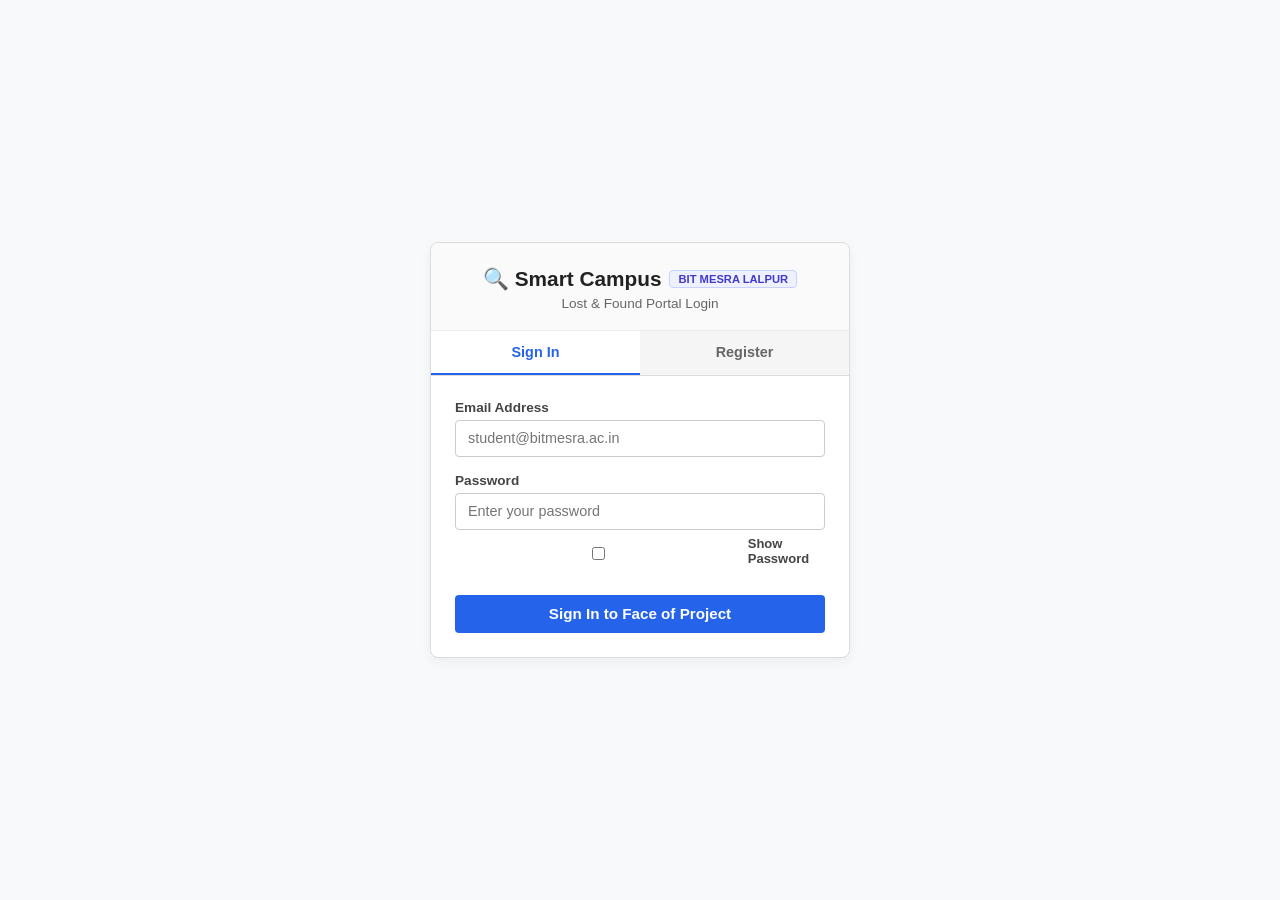
<file: front/Front_lost_and_found/index.html>
<!DOCTYPE html>
<!-- Tells the browser this is an HTML5 document -->
<html lang="en">
<head>
  <meta charset="UTF-8">
  <meta name="viewport" content="width=device-width, initial-scale=1.0">
  <title>Smart Campus Lost &amp; Found Portal - Face of Project</title>

  <!-- External Stylesheet (style.css in the same folder) -->
  <link rel="stylesheet" href="style.css">
  <script>
  // if usser is not logged in (not having a token ) send user directly to login.html
  const token = sessionStorage.getItem('campus_token') || localStorage.getItem('token');
  if (!token) {
    window.location.href = 'login.html';
  }
</script>
</head>

<body>

  <!-- =========================================================================
       1. HEADER & NAVIGATION BAR
       ========================================================================= -->
  <header>
    <div class="container nav">
      <div class="logo">
        🔍 Smart Campus <span class="badge-campus">BIT MESRA LALPUR</span>
      </div>
     <div class="nav-actions" style="display: flex; align-items: center; gap: 0.6rem;">
        <!-- Dynamic User Area -->
        <div id="nav-user-area"></div>
        <button class="btn btn-outline" onclick="openMyClaimsModal()">📋 My Claims</button>
        <button class="btn btn-success" onclick="openModal('report-modal')">➕ Report Item</button>
      </div>
    </div>
  </header>

  <!-- =========================================================================
       2. HERO SECTION
       ========================================================================= -->
  <div class="container hero">
    <h1> Smart Campus Lost &amp; Found Portal</h1>
    <p>Report lost belongings, search reported items, and reconnect items with their owners easily.</p>
  </div>
<!-- =========================================================================
       NOTICE BANNER SECTION
       ========================================================================= -->
  <div class="container" style="margin-bottom: 1.5rem;">
    <div style="background: #fffbeb; border: 1px solid #fde68a; border-left: 5px solid #d97706; padding: 1.2rem; border-radius: 8px; box-shadow: 0 1px 3px rgba(0,0,0,0.05);">
      <h3 style="color: #b45309; margin-bottom: 0.5rem; font-size: 1.1rem; display: flex; align-items: center; gap: 0.5rem;">
        ⚠️ Important Campus Notice &amp; Guidelines
      </h3>
      <ul style="margin: 0; padding-left: 1.2rem; color: #4b5563; font-size: 0.95rem; line-height: 1.6;">
        <li>Please note that tracking or recovering minor or general items (such as pens, rough notebooks, or ordinary keys) on campus is extremely difficult. Kindly take care of your belongings.</li>
        <li>Once your claim is approved, you must collect your item from the <strong>BIT Lalpur Office (Admin Desk)</strong> within <strong>24 hours</strong>.</li>
        <li>It is mandatory to bring and present your <strong>College ID Card</strong> or <strong>Course Registration Slip</strong> at the time of collection.</li>
        <li>For any support or queries, contact admin at: <strong><a href="mailto:adminbitmesralalpur@gmail.com" style="color: #2563eb; text-decoration: underline;">adminbitmesralalpur@gmail.com</a></strong></li>
      </ul>
    </div>
  </div>
  <!-- =========================================================================
       3. CONTROLS (SEARCH & HIERARCHICAL FILTERS)
       ========================================================================= -->
  <div class="container controls">

    <!-- Search Input -->
    <div class="search-row">
      <input type="text" id="search-input" placeholder="Search by item name, location, or description..." oninput="filterItems()">
    </div>

    <!-- MAIN FILTER: Lost Items vs Found Items (Top Level) -->
    <div class="filter-group">
      <span class="filter-label">Select Section:</span>
      <div class="filter-chips">
        <button type="button" class="chip active" id="chip-main-all" onclick="setMainFilter('all', this)">📋 All Items</button>
        <button type="button" class="chip" id="chip-main-lost" onclick="setMainFilter('Lost', this)">🔴 Lost Items</button>
        <button type="button" class="chip" id="chip-main-found" onclick="setMainFilter('Found', this)">🟢 Found Items</button>
      </div>
    </div>

    <!-- SUB-FILTER: Electronics and Other Items INSIDE Lost/Found -->
    <div class="sub-filter-row" id="sub-filter-container">
      <span class="sub-filter-label" id="sub-filter-label">Categories inside items:</span>
      <div class="filter-chips">
        <button type="button" class="chip chip-sub active" onclick="setCategoryFilter('all', this)">All Categories</button>
        <button type="button" class="chip chip-sub" onclick="setCategoryFilter('Electronics', this)">💻 Electronics</button>
        <button type="button" class="chip chip-sub" onclick="setCategoryFilter('Other Items', this)">📦 Other Items</button>
      </div>
    </div>

  </div>

  <!-- =========================================================================
       4. MAIN CONTENT CONTAINER
       Electronics and Other Items are displayed INSIDE Lost Items and Found Items
       ========================================================================= -->
  <div class="container" id="portal-content">
    <!-- Populated dynamically by script.js -->
  </div>

  <!-- =========================================================================
       5. REPORT MODAL (POPUP FORM)
       ========================================================================= -->
  <div id="report-modal" class="modal">
    <div class="modal-box">
      <button class="modal-close" onclick="closeModal('report-modal')">&times;</button>
      <h2 style="margin-bottom: 1rem;">Report Lost or Found Item</h2>

      <form id="report-form" onsubmit="handleReportSubmit(event)">

        <!-- Main Section: Lost or Found -->
        <div class="form-group">
          <label>Status Type</label>
          <select id="item-type" required>
            <option value="Lost">Lost Item</option>
            <option value="Found">Found Item</option>
          </select>
        </div>

        <!-- Category: Inside Lost or Found -->
        <div class="form-group">
          <label>Category (Inside Status)</label>
          <select id="item-category" required>
            <option value="Electronics">Electronics</option>
            <option value="Other Items">Other Items</option>
          </select>
        </div>

        <div class="form-group">
          <label>Item Name</label>
          <input type="text" id="item-name" placeholder="e.g. MacBook Air, Blue Leather Wallet, etc." required>
        </div>

        <div class="form-group">
          <label>Location (Campus Area)</label>
          <input type="text" id="item-location" placeholder="e.g. Central Library 1st Floor" required>
        </div>
        <div class="form-group">
         <label>Roll Number</label>
         <input type="text" id="item-roll" placeholder="e.g. BCA/xxxxx/xxx" required>
        </div> 

        <div class="form-group">
          <label>Date</label>
          <input type="date" id="item-date" required>
        </div>
       <div class="form-group">
       <label>Item Image (Mandatory for Found, Optional for Lost)</label>
       <input type="file" id="item-image">
       </div>

        <div class="form-group">
          <label>Contact Info</label>
          <input type="text" id="item-contact" placeholder="Enter Phone Number" required>
        </div>

        <div class="form-group">
          <label>Description</label>
          <textarea id="item-desc" rows="3" placeholder="Provide distinct features, color, brand..." required></textarea>
        </div>
        <div class="form-group">
        <label>Secret / Any Hidden Mark (Optional)</label>
        <input type="text" id="item-secret" placeholder="e.g., Scratch on back, specific wallpaper, etc. (Visible to Admin only)">
         <small style="color: #666; font-size: 0.8rem;">These details are used to verify the owner.</small>
       </div>

        <button type="submit" class="btn btn-success" style="width: 100%;">Submit Report</button>
      </form>
    </div>
  </div>

  <!-- =========================================================================
       6. CLAIM MODAL
       ========================================================================= -->
  <div id="claim-modal" class="modal">
    <div class="modal-box">
      <button class="modal-close" onclick="closeModal('claim-modal')">&times;</button>
      <h2 style="margin-bottom: 1rem;">Claim Belonging</h2>
      <p id="claim-title" style="color: #4444aa; font-weight: bold; margin-bottom: 1rem;"></p>

 <form onsubmit="handleClaimSubmit(event)">
        <div class="form-group">
          <label>Proof of Ownership / Details</label>
          <textarea id="claim-proof" rows="3" placeholder="Describe identifying marks or contents inside to verify ownership..." required></textarea>
        </div>

        <div class="form-group">
          <label>Roll Number</label>
          <input type="text" id="claim-roll" placeholder="e.g. BCA/40xxx/xx" required>
        </div>

        <div class="form-group">
          <label>Contact Number (Phone)</label>
          <input type="text" id="claim-contact" placeholder="e.g. 9xxxxxxxxx" required>
        </div>

        <div class="form-group">
          <label>Current Semester</label>
          <select id="claim-semester" required>
            <option value="">Select Semester</option>
            <option value="1st Semester">1st Semester</option>
            <option value="2nd Semester">2nd Semester</option>
            <option value="3rd Semester">3rd Semester</option>
            <option value="4th Semester">4th Semester</option>
            <option value="5th Semester">5th Semester</option>
            <option value="6th Semester">6th Semester</option>
          </select>
        </div>

        <div class="form-group">
          <label>Upload College ID Card or Registration Slip in PDF Format (Mandatory)</label>
          <input type="file" id="claim-image"  required>
         <!--- <small style="color: #666; font-size: 0.8rem;">for verification course registration or id card in pdf format is necessary </small> -->
        </div>
        <div class="form-group">
        <label>Secret Details / Password / Identifying Mark</label>
        <input type="text" id="claim-secret" placeholder="e.g., What is written inside or screen lock clue..." required>
        <small style="color: #666; font-size: 0.8rem;">It is important  to be filled so that it proves that this item belongs to you.</small>
        </div>

        <button type="submit" class="btn btn-success" style="width: 100%;">Submit Claim</button>
      </form>
    </div>
  </div>
  <!-- =========================================================================
       8. MY CLAIMS STATUS MODAL
       ========================================================================= -->
  <div id="my-claims-modal" class="modal">
    <div class="modal-box" style="max-width: 600px;">
      <button class="modal-close" onclick="closeModal('my-claims-modal')">&times;</button>
      <h2 style="margin-bottom: 1rem;">My Submitted Claims & Status</h2>
      <div id="my-claims-list" style="max-height: 400px; overflow-y: auto;">
        <p>Loading your claims...</p>
      </div>
    </div>
  </div>

  <!-- =========================================================================
       7. FOOTER
       ========================================================================= -->
  <footer>
    <div class="container">
      Smart Campus Lost &amp; Found Portal &bull; BIT Mesra Lalpur
    </div>
  </footer>

  <!-- External JavaScript Logic -->
  <script src="script.js"></script>
</body>
</html>
</file>
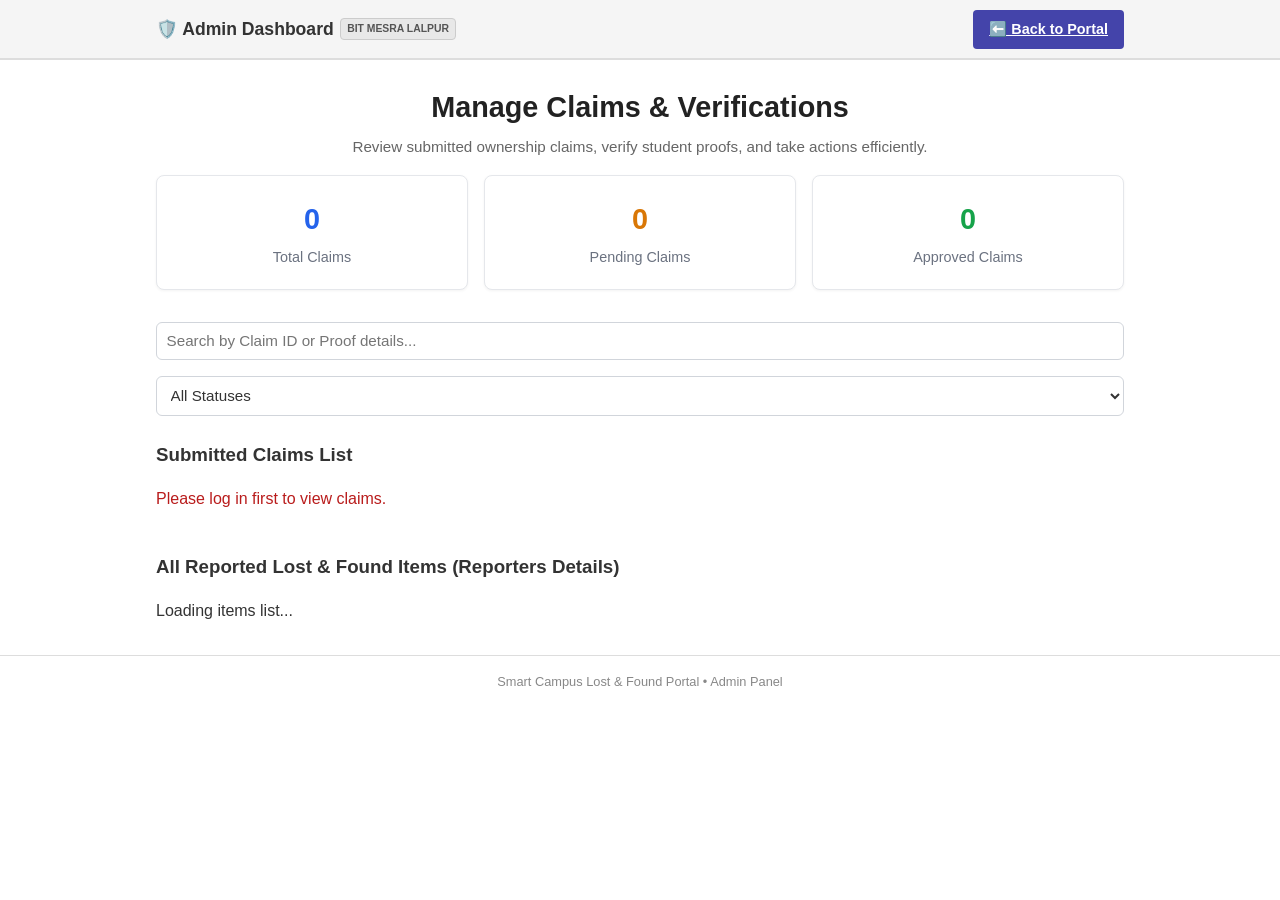
<file: front/Front_lost_and_found/admin.html>
<!DOCTYPE html>
<html lang="en">
<head>
  <meta charset="UTF-8">
  <meta name="viewport" content="width=device-width, initial-scale=1.0">
  <title>Admin Dashboard - Smart Campus Lost & Found</title>
  <link rel="stylesheet" href="style.css">
  <style>
    /* Dashboard Stats Card Styling */
    .stats-grid {
      display: grid;
      grid-template-columns: repeat(auto-fit, minmax(200px, 1fr));
      gap: 1rem;
      margin-bottom: 2rem;
    }
    .stat-card {
      background: #ffffff;
      padding: 1.2rem;
      border-radius: 8px;
      border: 1px solid #e5e7eb;
      box-shadow: 0 1px 3px rgba(0,0,0,0.05);
      text-align: center;
    }
    .stat-card h3 { font-size: 1.8rem; color: #2563eb; margin-bottom: 0.3rem; }
    .stat-card p { color: #6b7280; font-size: 0.9rem; font-weight: 500; }
    
    /* Search & Filter Controls Styling */
    .admin-controls {
      display: flex;
      gap: 1rem;
      margin-bottom: 1.5rem;
      flex-wrap: wrap;
    }
    .admin-controls input, .admin-controls select {
      padding: 0.6rem;
      border: 1px solid #d1d5db;
      border-radius: 6px;
      font-size: 0.95rem;
    }
    .admin-controls input { flex: 1; min-width: 250px; }
  </style>
</head>
<body>

  <!-- Top Navigation Header -->
  <header>
    <div class="container nav">
      <div class="logo">
        🛡️ Admin Dashboard <span class="badge-campus">BIT MESRA LALPUR</span>
      </div>
      <div class="nav-actions" style="display: flex; align-items: center; gap: 0.6rem;">
        <a href="index.html" class="btn btn-outline">⬅️ Back to Portal</a>
      </div>
    </div>
  </header>

  <!-- Page Title / Hero Section -->
  <div class="container hero">
    <h1>Manage Claims & Verifications</h1>
    <p>Review submitted ownership claims, verify student proofs, and take actions efficiently.</p>
  </div>

  <div class="container" id="admin-content">
    
    <!-- 1. Summary Statistics Cards -->
    <div class="stats-grid">
      <div class="stat-card">
        <h3 id="stat-total-claims">0</h3>
        <p>Total Claims</p>
      </div>
      <div class="stat-card">
        <h3 id="stat-pending-claims" style="color: #d97706;">0</h3>
        <p>Pending Claims</p>
      </div>
      <div class="stat-card">
        <h3 id="stat-verified-claims" style="color: #16a34a;">0</h3>
        <p>Approved Claims</p>
      </div>
    </div>

    <!-- 2. Search & Filter Bar -->
    <div class="admin-controls">
      <input type="text" id="admin-search" placeholder="Search by Claim ID or Proof details..." oninput="filterAdminClaims()">
      <select id="status-filter" onchange="filterAdminClaims()">
        <option value="all">All Statuses</option>
        <option value="pending">Pending</option>
        <option value="approved">Approved</option>
        <option value="rejected">Rejected</option>
      </select>
    </div>

    <h3 style="margin-bottom: 1rem;">Submitted Claims List</h3>
    <!-- Claims List Container -->
    <div id="claims-container">
      <p>Loading claims from backend...</p>
    </div>
    <!--All reported lost and found items -->
    <div style="margin-top: 2.5rem;">
      <h3 style="margin-bottom: 1rem;">All Reported Lost &amp; Found Items (Reporters Details)</h3>
      <div id="all-items-container">
        <p>Loading items list...</p>
      </div>
    </div>
  </div>

  <!-- Footer -->
  <footer>
    <div class="container">
      Smart Campus Lost &amp; Found Portal &bull; Admin Panel
    </div>
  </footer>

  <!-- JavaScript Logic for Admin Panel -->
  <script>
    const API_BASE = 'http://127.0.0.1:8000/api/v1';
    let allClaims = []; // Store all fetched claims globally for search/filtering

  // Helper: Retrieve auth token from browser storage
    function getAuthToken() {
      return sessionStorage.getItem('campus_token') || sessionStorage.getItem('token') || '';
    }

    // Function to safely open PDF preview
    function openPdf(dataUrl) {
      const win = window.open();
      win.document.write(`
        <html>
          <head><title>PDF Preview</title></head>
          <body style="margin:0; background:#525659;">
            <iframe src="${dataUrl}" style="border:none; width:100%; height:100vh;"></iframe>
          </body>
        </html>
      `);
    }

    // Function: Fetch all claims from backend when page loads
   async function loadAdminClaims() {
  const container = document.getElementById('claims-container');
  const token = getAuthToken();

  if (!token) {
    container.innerHTML = '<p style="color:#b91c1c;">Please log in first to view claims.</p>';
    return;
  }

  try {
    // claims fetch karne ke liye fetchWithAuth use karein ya token headers proper dein
    const response = await fetch(`${API_BASE}/claims/`, {
      method: 'GET',
      headers: {
        'Authorization': `Bearer ${token}`,
        'Content-Type': 'application/json'
      }
    });

    if (!response.ok) {
      throw new Error(`Failed to load claims (Status: ${response.status})`);
    }

    const data = await response.json();
    allClaims = Array.isArray(data) ? data : data.items || [];

    updateStatistics(allClaims);
    renderClaims(allClaims);

  } catch (error) {
    console.error('Error loading claims:', error);
    container.innerHTML = `<p style="color:#b91c1c;">Could not fetch claims from backend: ${error.message}</p>`;
  }
}

    // Function: Update top counter boxes (Total, Pending, Approved)
    function updateStatistics(claims) {
      const total = claims.length;
      const pending = claims.filter(c => !c.status || c.status.toLowerCase() === 'pending').length;
      const approved = claims.filter(c => c.status && c.status.toLowerCase() === 'approved').length;

      document.getElementById('stat-total-claims').textContent = total;
      document.getElementById('stat-pending-claims').textContent = pending;
      document.getElementById('stat-verified-claims').textContent = approved;
    }

    // Function: Render claims into HTML cards on the page
    function renderClaims(claimsList) {
      const container = document.getElementById('claims-container');

      if (claimsList.length === 0) {
        container.innerHTML = '<p style="color:#666;">No matching claims found.</p>';
        return;
      }

      let html = '<div style="display: flex; flex-direction: column; gap: 1rem;">';
      
      claimsList.forEach(claim => {
        const statusLower = (claim.status || 'pending').toLowerCase();
        const isPending = statusLower === 'pending';

        // Set status text color dynamically
        let statusColor = '#2563eb';
        if (statusLower === 'approved') statusColor = '#16a34a';
        else if (statusLower === 'rejected') statusColor = '#dc2626';

        let proofImageHtml = '';
        if (claim.proof_image_url) {
          const isPdf = claim.proof_image_url.startsWith('data:application/pdf') || claim.proof_image_url.includes('.pdf');
          
          if (isPdf) {
            proofImageHtml = `
              <div style="margin-top: 0.8rem; padding-top: 0.8rem; border-top: 1px dashed #e5e7eb;">
                <strong>📁 Uploaded Course Registration Slip (PDF):</strong><br>
                <button type="button" onclick="openPdf('${claim.proof_image_url}')" style="display: inline-block; margin-top: 6px; padding: 0.4rem 0.8rem; background: #2563eb; color: white; border: none; border-radius: 4px; cursor: pointer; font-size: 0.9rem;">
                  👁️ View PDF Proof
                </button>
              </div>
            `;
          } else {
            proofImageHtml = `
              <div style="margin-top: 0.8rem; padding-top: 0.8rem; border-top: 1px dashed #e5e7eb;">
                <strong>📁 Uploaded ID Card / Registration Proof:</strong><br>
                <a href="${claim.proof_image_url}" target="_blank" style="display: inline-block; margin-top: 6px;">
                  <img src="${claim.proof_image_url}" alt="Proof Document" style="max-width: 220px; max-height: 160px; border-radius: 6px; border: 1px solid #d1d5db; object-fit: contain; background: #f9f9f9;">
                </a>
                <br><small style="color: #666;">(Click image to open in full size)</small>
              </div>
            `;
          }
        }

        html += `
          <div style="background: #ffffff; padding: 1.5rem; border: 1px solid #e5e7eb; border-radius: 8px; box-shadow: 0 1px 3px rgba(0,0,0,0.1); margin-bottom: 1rem;">
            <p style="margin-bottom: 0.5rem;"><strong>Claim ID:</strong> ${claim.id}</p>
            <p style="margin-bottom: 0.5rem;"><strong>Lost Item ID:</strong> ${claim.lost_item_id}</p>
            <p style="margin-bottom: 0.5rem;"><strong>Found Item ID:</strong> ${claim.found_item_id || 'N/A'}</p>
          <p style="margin-bottom: 0.5rem; white-space: pre-line;"><strong>Proof & Details:</strong> ${claim.proof_description}</p>
            ${proofImageHtml}

            <p style="margin-top: 0.8rem; margin-bottom: 0.5rem;"><strong>Status:</strong> <span style="color: ${statusColor}; font-weight: bold; text-transform: uppercase;">${claim.status || 'Pending'}</span></p>
            
            <div style="display: flex; gap: 0.5rem; margin-top: 0.8rem; flex-wrap: wrap;">
              ${isPending ? `
                <button onclick="reviewClaim(${claim.id}, 'approved')" style="padding: 0.5rem 1rem; background-color: #16a34a; color: white; border: none; border-radius: 4px; cursor: pointer; font-weight: bold;">
                  ✅ Approve Claim
                </button>
                <button onclick="reviewClaim(${claim.id}, 'rejected')" style="padding: 0.5rem 1rem; background-color: #dc2626; color: white; border: none; border-radius: 4px; cursor: pointer; font-weight: bold;">
                  ❌ Reject Claim
                </button>
              ` : '<span style="font-weight: bold; color: #4b5563;">Already Processed</span>'}
            </div>
          </div>
        `;
      });

      html += '</div>';
      container.innerHTML = html;
    } 
    // Function: Filter claims based on Search Input and Status Dropdown
    function filterAdminClaims() {
      const query = document.getElementById('admin-search').value.toLowerCase().trim();
      const statusFilter = document.getElementById('status-filter').value;

      const filtered = allClaims.filter(claim => {
        const matchesQuery = 
          String(claim.id).includes(query) ||
          String(claim.proof_description).toLowerCase().includes(query) ||
          String(claim.lost_item_id).includes(query);

        const statusLower = (claim.status || 'pending').toLowerCase();
        let matchesStatus = true;
        if (statusFilter !== 'all') {
          matchesStatus = (statusLower === statusFilter);
        }

        return matchesQuery && matchesStatus;
      });

      renderClaims(filtered);
    }

    // Function: Send Approve or Reject request to backend API
    async function reviewClaim(claimId, statusType) {
      const token = getAuthToken();
      if (!token) return;

      let adminNotes = '';
      if (statusType === 'rejected') {
        adminNotes = prompt('Enter reason for rejecting this claim:') || 'Rejected by admin';
        if (!adminNotes) return;
      } else {
        if (!confirm('Are you sure you want to approve this claim?')) return;
        
        adminNotes = prompt(
          'Enter pickup instructions or contact details for the student:\n(e.g., Collect from Lalpur Office Room 102 | Contact: 9876543210)', 
          'Collect from BIT Lalpur Office / Admin desk with College ID card.'
        ) || 'Approved. Please collect your item from the campus office.';
      }

      try {
        const response = await fetch(`${API_BASE}/claims/${claimId}/review`, {
          method: 'PATCH',
          headers: { 
            'Authorization': `Bearer ${token}`, 
            'Content-Type': 'application/json' 
          },
          body: JSON.stringify({
            status: statusType,
            admin_notes: adminNotes
          })
        });

        if (!response.ok) {
          const errText = await response.text();
          throw new Error(errText || 'Failed to update claim status');
        }

        alert(`Claim successfully ${statusType}!`);
        loadAdminClaims();

      } catch (error) {
        alert(`Error: ${error.message}`);
      }
    }
  /// Function: Fetch and display all reported Lost & Found items with contact details
    async function loadAllReportedItems() {
      const container = document.getElementById('all-items-container');
      const token = getAuthToken();
      if (!token) return;

      try {
        const [lostRes, foundRes] = await Promise.all([
          fetch(`${API_BASE}/admin/all-lost-items`, { headers: { 'Authorization': `Bearer ${token}` } }),
          fetch(`${API_BASE}/admin/all-found-items`, { headers: { 'Authorization': `Bearer ${token}` } })
        ]);
        const lostData = await lostRes.json();
        const foundData = await foundRes.json();

        const lostList = Array.isArray(lostData) ? lostData : (lostData.items || []);
        const foundList = Array.isArray(foundData) ? foundData : (foundData.items || foundData.data || []);
        let html = '<div style="display: flex; flex-direction: column; gap: 1rem;">';
        
        // Lost Items List
        html += '<h4 style="color: #dc2626; margin-top: 0.5rem;">🔴 Lost Items Reports</h4>';
        if (lostList.length === 0) {
          html += '<p style="color: #666; font-size: 0.9rem;">No lost items reported yet.</p>';
        } else {
          lostList.forEach(item => {
            const reporterInfo = item.reporter 
              ? `${item.reporter.full_name || 'User'} (${item.reporter.email || ''}) - Phone: ${item.reporter.phone || 'N/A'}` 
              : (item.contact || 'N/A');

            const isResolved = item.status && item.status.toLowerCase() === 'resolved';
            const statusBadge = isResolved 
              ? `<span style="background: #16a34a; color: white; padding: 0.2rem 0.6rem; border-radius: 4px; font-size: 0.8rem; font-weight: bold;">✅ Resolved / Complaint Closed</span>`
              : `<span style="background: #2563eb; color: white; padding: 0.2rem 0.6rem; border-radius: 4px; font-size: 0.8rem; font-weight: bold;">🟢 Open</span>`;

            // Image Thumbnail HTML
            let imgHtml = '';
            if (item.image_url) {
              imgHtml = `<div style="margin-top: 0.5rem;"><a href="${item.image_url}" target="_blank"><img src="${item.image_url}" style="max-width: 120px; max-height: 90px; border-radius: 4px; border: 1px solid #ccc; object-fit: cover;"></a></div>`;
            }

            html += `
              <div style="background: #ffffff; padding: 1.2rem; border: 1px solid #e5e7eb; border-radius: 6px; box-shadow: 0 1px 2px rgba(0,0,0,0.05); margin-bottom: 0.8rem;">
                <p><strong>Item ID:</strong> ${item.id} | <strong>Title:</strong> ${item.title} &nbsp;&nbsp; ${statusBadge}</p>
                <p style="margin-top: 0.3rem; font-size: 0.9rem; color: #4b5563;"><strong>Category:</strong> ${item.category || 'N/A'}</p>
                <p style="margin-top: 0.3rem; font-size: 0.9rem; color: #4b5563;"><strong>Description:</strong> ${item.description || 'N/A'}</p>
                <p style="margin-top: 0.3rem; font-size: 0.9rem; color: #4b5563;"><strong>Location:</strong> ${item.location_lost || 'N/A'} | <strong>Date:</strong> ${item.date_lost || 'N/A'}</p>
                <p style="margin-top: 0.3rem; font-size: 0.9rem; color: #1e3a8a;"><strong>Contact / Roll Info:</strong> ${item.contact || 'N/A'}</p>
                <p style="margin-top: 0.3rem; font-size: 0.9rem; color: #16a34a; font-weight: bold;"><strong>Reporter Details:</strong> ${reporterInfo}</p>
                ${imgHtml}
              </div>
            `;
          });
        }

        // Found Items List
        html += '<h4 style="color: #16a34a; margin-top: 1.5rem;">🟢 Found Items Reports</h4>';
        if (foundList.length === 0) {
          html += '<p style="color: #666; font-size: 0.9rem;">No found items reported yet.</p>';
        } else {
          foundList.forEach(item => {
            const reporterName = item.reporter ? item.reporter.full_name || 'N/A' : 'N/A';
            const reporterEmail = item.reporter ? item.reporter.email || 'N/A' : 'N/A';
            const reporterPhone = item.reporter ? item.reporter.phone || 'N/A' : 'N/A';
            const reporterInfo = `${reporterName} (${reporterEmail}) - Phone: ${reporterPhone}`;

            const isResolved = item.status && item.status.toLowerCase() === 'resolved';
            const statusBadge = isResolved 
              ? `<span style="background: #16a34a; color: white; padding: 0.2rem 0.6rem; border-radius: 4px; font-size: 0.8rem; font-weight: bold;">✅ Resolved / Complaint Closed</span>`
              : `<span style="background: #2563eb; color: white; padding: 0.2rem 0.6rem; border-radius: 4px; font-size: 0.8rem; font-weight: bold;">🟢 Open</span>`;

            let imgHtml = '';
            if (item.image_url) {
              imgHtml = `<div style="margin-top: 0.5rem;"><a href="${item.image_url}" target="_blank"><img src="${item.image_url}" style="max-width: 120px; max-height: 90px; border-radius: 4px; border: 1px solid #ccc; object-fit: cover;"></a></div>`;
            }

            html += `
              <div style="background: #ffffff; padding: 1.2rem; border: 1px solid #e5e7eb; border-radius: 6px; box-shadow: 0 1px 2px rgba(0,0,0,0.05); margin-bottom: 0.8rem;">
                <p><strong>Item ID:</strong> ${item.id} | <strong>Title:</strong> ${item.title} &nbsp;&nbsp; ${statusBadge}</p>
                <p style="margin-top: 0.3rem; font-size: 0.9rem; color: #4b5563;"><strong>Category:</strong> ${item.category || 'N/A'}</p>
                <p style="margin-top: 0.3rem; font-size: 0.9rem; color: #4b5563;"><strong>Description:</strong> ${item.description || 'N/A'}</p>
                <p style="margin-top: 0.3rem; font-size: 0.9rem; color: #4b5563;"><strong>Location:</strong> ${item.location_found || 'N/A'} | <strong>Date:</strong> ${item.date_found || 'N/A'}</p>
                <p style="margin-top: 0.3rem; font-size: 0.9rem; color: #1e3a8a;"><strong>Contact / Roll Info:</strong> ${item.contact || 'N/A'}</p>
                <p style="margin-top: 0.3rem; font-size: 0.9rem; color: #16a34a; font-weight: bold;"><strong>Reporter Details:</strong> ${reporterInfo}</p>
                ${imgHtml}
              </div>
            `;
          });
        }

        html += '</div>';
        container.innerHTML = html;

      } catch (error) {
        container.innerHTML = `<p style="color: red;">Error loading items: ${error.message}</p>`;
      }
    }

    // Run when page finishes loading
    document.addEventListener('DOMContentLoaded', () => {
      loadAdminClaims();
      loadAllReportedItems();
    });
   
  </script>
</body>
</html>
</file>
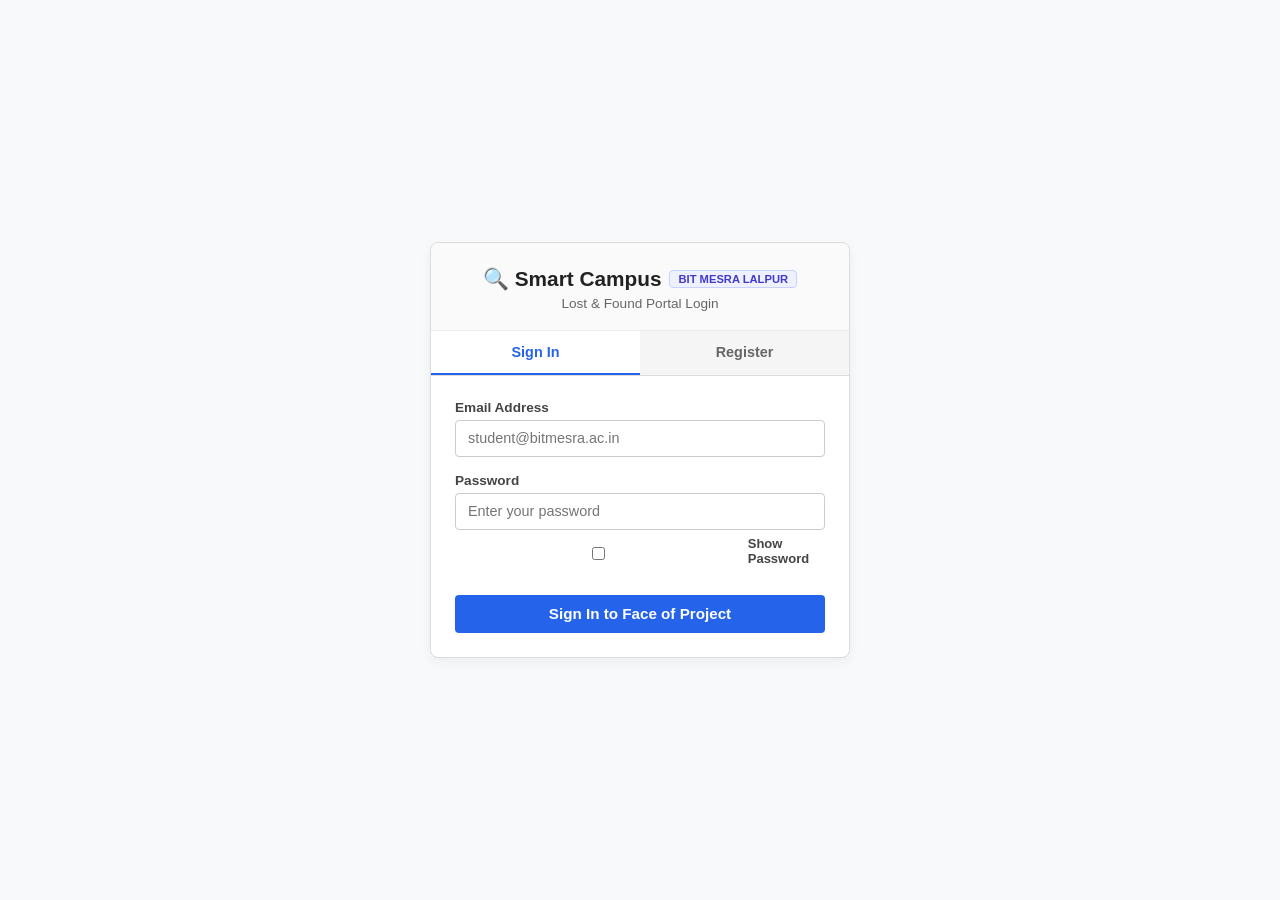
<file: front/Front_lost_and_found/login.html>
<!DOCTYPE html>
<html lang="en">
<head>
  <meta charset="UTF-8">
  <meta name="viewport" content="width=device-width, initial-scale=1.0">
  <title>Login - Smart Campus Lost &amp; Found</title>

  <!-- External Stylesheet for Login Page -->
  <link rel="stylesheet" href="login.css">
</head>

<body>

  <div class="card-login">
    <!-- Header -->
    <div class="header-box">
      <div class="header-title">
        🔍 Smart Campus <span class="header-badge">BIT MESRA LALPUR</span>
      </div>
      <div class="header-desc">Lost &amp; Found Portal Login</div>
    </div>

    <!-- Tabs: Sign In / Register -->
    <div class="tab-row">
      <button type="button" class="tab-btn active" id="tab-login" onclick="showTab('login')">Sign In</button>
      <button type="button" class="tab-btn" id="tab-register" onclick="showTab('register')">Register</button>
    </div>

    <div class="form-box">
      <!-- Error & Success Messages -->
      <div id="msg-error" class="msg-box msg-error"></div>
      <div id="msg-success" class="msg-box msg-success"></div>

      <!-- 1. SIGN IN FORM -->
      <form id="form-login" onsubmit="handleLogin(event)">
        <div class="form-group">
          <label for="login-email">Email Address</label>
          <input type="email" id="login-email" placeholder="student@bitmesra.ac.in" required>
        </div>

       <div class="form-group">
    <label for="login-password">Password</label>
    <input type="password" id="login-password" placeholder="Enter your password" required>
    
    <!-- Show Password Checkbox -->
    <div style="margin-top: 6px; display: flex; align-items: center; gap: 6px;">
        <input type="checkbox" id="toggle-password-check" onclick="togglePasswordVisibility()">
        <label for="toggle-password-check" style="font-size: 13px; cursor: pointer; user-select: none;">Show Password</label>
    </div>
</div>

        <button type="submit" class="btn-main">Sign In to Face of Project</button>

        <!-- Quick 1-Click Fill for Easy Testing -->
       <!--<div class="demo-box">
          <p><strong>💡 Quick Test Account:</strong></p>
          <p>Email: <code>student@bitmesra.ac.in</code> | Pass: <code>Student123</code></p>
          <button type="button" class="btn-quick-fill" onclick="fillTestAccount()">⚡ Fill Test Credentials</button>
        </div> -->
      </form>

      <!-- 2. REGISTER FORM -->
      <form id="form-register" style="display: none;" onsubmit="handleRegister(event)">
        <div class="form-group">
          <label for="reg-name">Full Name</label>
          <input type="text" id="reg-name" placeholder="Student User" required minlength="2">
        </div>

        <div class="form-group">
          <label for="reg-email">Email Address</label>
          <input type="email" id="reg-email" placeholder="student@bitmesra.ac.in" required>
        </div>

        <div class="form-group">
          <label for="reg-phone">Phone Number</label>
          <input type="text" id="reg-phone" placeholder="Enter your number">
          <div class="hint-text">Used for contacting regarding lost &amp; found items</div>
        </div>

      <div class="form-group">
          <label for="reg-password">Password</label>
          <input type="password" id="reg-password" placeholder="At least 8 chars, 1 uppercase, 1 number" required minlength="8">
          
          <!-- Show Password Checkbox for Register -->
          <div style="margin-top: 6px; display: flex; align-items: center; gap: 6px;">
              <input type="checkbox" id="toggle-reg-password-check" onclick="toggleRegisterPasswordVisibility()">
              <label for="toggle-reg-password-check" style="font-size: 13px; cursor: pointer; user-select: none;">Show Password</label>
          </div>

          <div class="hint-text">Must have 8+ characters, 1 uppercase (A-Z) and 1 number (0-9)</div>
        </div>

        <button type="submit" class="btn-main">Create Account &amp; Login</button>
      </form>
    </div>

   <!--<div class="card-footer">
      Compatible with anshu00004/lost-and-found
    </div>-->
  </div>

 <!--- <a href="index.html" class="link-portal">← Skip to Face of Project without login</a>-->

  <!-- External JavaScript Logic for Login Page -->
  <script src="login.js"></script>
</body>
</html>
</file>
<file: front/Front_lost_and_found/style.css>
/* ==========================================================================
   STYLE.CSS — SIMPLE & MINIMAL DESIGN
   
   Clean layout with:
   • White background
   • Dark readable text
   • Clear borders and simple badges
   • Lost Items and Found Items as separate main sections
   • Electronics & Other Items nested cleanly INSIDE each section
   • User Login / Auth controls in header
   ========================================================================== */

/* ── Basic Reset ── */
* {
  box-sizing: border-box;
  margin: 0;
  padding: 0;
  font-family: Arial, sans-serif;
}

body {
  background-color: #ffffff;
  color: #333333;
  line-height: 1.6;
  padding-bottom: 2rem;
}

/* ── Container ── */
.container {
  max-width: 1000px;
  margin: 0 auto;
  padding: 0 1rem;
}

/* ── Header ── */
header {
  background: #f5f5f5;
  border-bottom: 2px solid #ddd;
  padding: 0.6rem 0;
  position: sticky;
  top: 0;
  z-index: 100;
}

.nav {
  display: flex;
  justify-content: space-between;
  align-items: center;
  flex-wrap: nowrap; /* Elements ko neeche girne se rokega */
  gap: 1rem;
}

.logo {
  font-size: 1.1rem;
  font-weight: bold;
  color: #333;
  display: flex;
  align-items: center;
  gap: 0.4rem;
  white-space: nowrap;
}

.badge-campus {
  font-size: 0.65rem;
  background: #e8e8e8;
  color: #555;
  padding: 2px 6px;
  border-radius: 4px;
  border: 1px solid #ccc;
}

.nav-actions {
  display: flex;
  align-items: center;
  gap: 0.5rem;
  flex-wrap: nowrap; /* Action buttons ko ek line mein rakhega */
}

/* ── Nav User Auth Styles ── */
.user-greeting {
  font-size: 0.85rem;
  color: #374151;
  font-weight: bold;
  background: #e5e7eb;
  padding: 0.35rem 0.7rem;
  border-radius: 4px;
}

.btn-outline {
  background: transparent;
  border: 1px solid #9ca3af;
  color: #4b5563;
  padding: 0.35rem 0.7rem;
  font-size: 0.8rem;
  border-radius: 4px;
  cursor: pointer;
  font-weight: bold;
}

.btn-outline:hover {
  background: #e5e7eb;
  color: #1f2937;
}

.btn-auth-link {
  background: #2563eb;
  color: #ffffff;
  text-decoration: none;
  padding: 0.45rem 0.85rem;
  border-radius: 4px;
  font-size: 0.85rem;
  font-weight: bold;
  display: inline-flex;
  align-items: center;
  gap: 0.3rem;
}

.btn-auth-link:hover {
  background: #1d4ed8;
}

/* ── Hero Section ── */
.hero {
  text-align: center;
  padding: 1.5rem 0 1rem 0;
}

.hero h1 {
  font-size: 1.8rem;
  margin-bottom: 0.3rem;
  color: #222;
}

.hero p {
  color: #666;
  font-size: 0.95rem;
}

/* ── Controls (Search & Hierarchical Filters) ── */
.controls {
  background: #f9f9f9;
  border: 1px solid #ddd;
  border-radius: 6px;
  padding: 1rem;
  margin-bottom: 1.5rem;
}

.search-row {
  margin-bottom: 0.8rem;
}

.filter-group {
  margin-bottom: 0.6rem;
}

.filter-label {
  font-size: 0.85rem;
  font-weight: bold;
  color: #555;
  margin-bottom: 0.4rem;
  display: block;
}

.filter-chips {
  display: flex;
  gap: 0.4rem;
  flex-wrap: wrap;
}

.chip {
  background: #fff;
  border: 1px solid #ccc;
  color: #444;
  padding: 0.4rem 0.8rem;
  border-radius: 4px;
  font-size: 0.85rem;
  cursor: pointer;
  transition: background 0.15s;
}

.chip:hover {
  background: #f0f0f0;
}

.chip.active {
  background: #4444aa;
  color: #fff;
  border-color: #4444aa;
  font-weight: bold;
}

/* Sub-filter row clearly placed beneath main filter */
.sub-filter-row {
  margin-top: 0.7rem;
  padding-top: 0.7rem;
  border-top: 1px dashed #d1d5db;
  display: flex;
  align-items: center;
  gap: 0.6rem;
  flex-wrap: wrap;
}

.sub-filter-label {
  font-size: 0.85rem;
  color: #555;
  font-weight: bold;
}

.chip-sub.active {
  background: #2563eb;
  border-color: #2563eb;
}

/* ── Form Inputs ── */
input[type="text"], input[type="date"], select, textarea {
  width: 100%;
  background: #fff;
  border: 1px solid #ccc;
  color: #333;
  padding: 0.5rem 0.7rem;
  border-radius: 4px;
  outline: none;
  font-size: 0.9rem;
}

input:focus, select:focus, textarea:focus {
  border-color: #4444aa;
}

/* ── Buttons ── */
.btn {
  background: #4444aa;
  color: #fff;
  border: none;
  padding: 0.5rem 1rem;
  border-radius: 4px;
  font-weight: bold;
  cursor: pointer;
  white-space: nowrap;
  font-size: 0.9rem;
}

.btn:hover {
  background: #333399;
}

.btn-success {
  background: #2e8b57;
}

.btn-success:hover {
  background: #256d47;
}

/* ── MAIN SECTIONS: Lost Items & Found Items ── */
.section-container {
  background: #fafafa;
  border: 1px solid #dcdcdc;
  border-radius: 8px;
  padding: 1.2rem;
  margin-bottom: 2rem;
}

.section-container.lost-section {
  border-left: 6px solid #dc2626; /* Red border for Lost */
}

.section-container.found-section {
  border-left: 6px solid #16a34a; /* Green border for Found */
}

.section-header {
  display: flex;
  justify-content: space-between;
  align-items: center;
  border-bottom: 2px solid #e5e7eb;
  padding-bottom: 0.5rem;
  margin-bottom: 1.2rem;
}

.section-title {
  font-size: 1.3rem;
  font-weight: bold;
  color: #1f2937;
  display: flex;
  align-items: center;
  gap: 0.5rem;
}

.section-badge {
  font-size: 0.75rem;
  padding: 3px 8px;
  border-radius: 4px;
  font-weight: bold;
}

.badge-lost-header {
  background: #fee2e2;
  color: #991b1b;
}

.badge-found-header {
  background: #dcfce7;
  color: #166534;
}

/* ── CATEGORY BLOCKS: Electronics & Other Items INSIDE Sections ── */
.category-block {
  background: #ffffff;
  border: 1px solid #e5e7eb;
  border-radius: 6px;
  padding: 1rem;
  margin-bottom: 1.2rem;
}

.category-block:last-child {
  margin-bottom: 0;
}

.category-header {
  display: flex;
  align-items: center;
  justify-content: space-between;
  margin-bottom: 0.8rem;
  padding-bottom: 0.4rem;
  border-bottom: 1px solid #f3f4f6;
}

.category-name {
  font-size: 1rem;
  font-weight: bold;
  color: #374151;
  display: flex;
  align-items: center;
  gap: 0.4rem;
}

.category-count {
  font-size: 0.75rem;
  background: #f1f5f9;
  color: #64748b;
  padding: 2px 8px;
  border-radius: 12px;
  font-weight: normal;
}

/* ── Items Grid ── */
.grid {
  display: grid;
  grid-template-columns: repeat(auto-fill, minmax(260px, 1fr));
  gap: 1rem;
}

/* ── Item Card ── */
.card {
  background: #fff;
  border: 1px solid #e2e8f0;
  border-radius: 6px;
  overflow: hidden;
  display: flex;
  flex-direction: column;
}

.card:hover {
  box-shadow: 0 2px 6px rgba(0, 0, 0, 0.08);
}

.card-img {
  height: 140px;
  width: 100%;
  object-fit: cover;
  background: #f1f5f9;
}

.card-body {
  padding: 0.8rem;
  display: flex;
  flex-direction: column;
  flex: 1;
}

.card-meta {
  display: flex;
  justify-content: space-between;
  align-items: center;
  margin-bottom: 0.4rem;
}

.tag-lost {
  background: #fee2e2;
  color: #dc2626;
  border: 1px solid #fca5a5;
  padding: 2px 6px;
  border-radius: 3px;
  font-size: 0.7rem;
  font-weight: bold;
}

.tag-found {
  background: #dcfce7;
  color: #16a34a;
  border: 1px solid #86efac;
  padding: 2px 6px;
  border-radius: 3px;
  font-size: 0.7rem;
  font-weight: bold;
}

.card-title {
  font-size: 0.95rem;
  font-weight: bold;
  margin-bottom: 0.3rem;
  color: #1f2937;
}

.card-desc {
  color: #4b5563;
  font-size: 0.82rem;
  margin-bottom: 0.6rem;
}

.card-info {
  font-size: 0.78rem;
  color: #4b5563;
  border-top: 1px solid #f1f5f9;
  padding-top: 0.5rem;
  margin-top: auto;
  margin-bottom: 0.6rem;
}

.card-btn {
  width: 100%;
  padding: 0.45rem;
  font-size: 0.82rem;
}

.empty-category-msg {
  padding: 1.2rem;
  text-align: center;
  color: #888;
  font-size: 0.85rem;
  background: #fafafa;
  border-radius: 4px;
}

/* ── Modal (Popup) ── */
.modal {
  display: none;
  position: fixed;
  top: 0; left: 0; width: 100%; height: 100%;
  background: rgba(0, 0, 0, 0.5);
  z-index: 200;
  align-items: center;
  justify-content: center;
}

.modal.active {
  display: flex;
}

.modal-box {
  background: #fff;
  border: 1px solid #ccc;
  border-radius: 6px;
  width: 90%;
  max-width: 480px;
  padding: 1.2rem;
  position: relative;
  max-height: 90vh;
  overflow-y: auto;
}

.modal-close {
  position: absolute;
  top: 0.8rem;
  right: 0.8rem;
  background: none;
  border: none;
  color: #999;
  font-size: 1.3rem;
  cursor: pointer;
}

.form-group {
  margin-bottom: 0.8rem;
}

.form-group label {
  display: block;
  font-size: 0.85rem;
  color: #555;
  margin-bottom: 0.2rem;
}

/* ── Footer ── */
footer {
  margin-top: 2rem;
  text-align: center;
  color: #888;
  font-size: 0.8rem;
  border-top: 1px solid #ddd;
  padding-top: 1rem;
}
</file>
<file: front/Front_lost_and_found/login.css>
/* ==========================================================================
   LOGIN.CSS — Styling for Login & Registration Page
   
   Features:
   • Centered responsive card
   • Clean minimal color palette
   • Tabbed navigation (Sign In / Register)
   • Form inputs, buttons, and alert messages
   • Fully compatible with mobile and desktop
   ========================================================================== */

/* ── Basic Reset ── */
* {
  box-sizing: border-box;
  margin: 0;
  padding: 0;
  font-family: Arial, sans-serif;
}

body {
  background-color: #f7f9fa;
  color: #333333;
  min-height: 100vh;
  display: flex;
  flex-direction: column;
  justify-content: center;
  align-items: center;
  padding: 1.5rem 1rem;
}

/* ── Main Auth Card ── */
.card-login {
  width: 100%;
  max-width: 420px;
  background: #ffffff;
  border: 1px solid #dcdcdc;
  border-radius: 8px;
  box-shadow: 0 4px 12px rgba(0, 0, 0, 0.05);
  overflow: hidden;
}

/* ── Header ── */
.header-box {
  text-align: center;
  padding: 1.5rem 1.2rem 1.2rem;
  background: #fafafa;
  border-bottom: 1px solid #eeeeee;
}

.header-title {
  font-size: 1.3rem;
  font-weight: bold;
  color: #222222;
  display: flex;
  align-items: center;
  justify-content: center;
  gap: 0.5rem;
}

.header-badge {
  font-size: 0.7rem;
  background: #eef2ff;
  color: #4338ca;
  padding: 2px 8px;
  border-radius: 4px;
  border: 1px solid #c7d2fe;
}

.header-desc {
  font-size: 0.85rem;
  color: #666666;
  margin-top: 0.3rem;
}

/* ── Tabs (Sign In / Register) ── */
.tab-row {
  display: flex;
  border-bottom: 1px solid #dddddd;
  background: #f5f5f5;
}

.tab-btn {
  flex: 1;
  padding: 0.8rem;
  font-size: 0.9rem;
  font-weight: bold;
  border: none;
  background: transparent;
  color: #666666;
  cursor: pointer;
  border-bottom: 2px solid transparent;
  transition: all 0.2s;
}

.tab-btn.active {
  background: #ffffff;
  color: #2563eb;
  border-bottom: 2px solid #2563eb;
}

/* ── Form Container ── */
.form-box {
  padding: 1.5rem;
}

.form-group {
  margin-bottom: 1rem;
}

.form-group label {
  display: block;
  font-size: 0.85rem;
  font-weight: bold;
  margin-bottom: 0.3rem;
  color: #444444;
}

.form-group input {
  width: 100%;
  padding: 0.6rem 0.75rem;
  border: 1px solid #cccccc;
  border-radius: 4px;
  font-size: 0.9rem;
  outline: none;
  transition: border-color 0.15s;
}

.form-group input:focus {
  border-color: #2563eb;
  box-shadow: 0 0 0 2px rgba(37, 99, 235, 0.1);
}

.hint-text {
  font-size: 0.75rem;
  color: #777777;
  margin-top: 0.3rem;
  line-height: 1.3;
}

/* ── Submit Button ── */
.btn-main {
  width: 100%;
  background: #2563eb;
  color: #ffffff;
  padding: 0.65rem;
  border: none;
  border-radius: 4px;
  font-size: 0.95rem;
  font-weight: bold;
  cursor: pointer;
  margin-top: 0.5rem;
  transition: background 0.15s;
}

.btn-main:hover {
  background: #1d4ed8;
}

/* ── Alert Messages ── */
.msg-box {
  padding: 0.65rem 0.85rem;
  border-radius: 4px;
  font-size: 0.85rem;
  margin-bottom: 1rem;
  display: none;
  line-height: 1.4;
}

.msg-error {
  background: #fee2e2;
  border: 1px solid #f87171;
  color: #991b1b;
}

.msg-success {
  background: #dcfce7;
  border: 1px solid #86efac;
  color: #166534;
}

/* ── Quick Test Account Box ── */
.demo-box {
  background: #f8fafc;
  border: 1px dashed #cbd5e1;
  border-radius: 6px;
  padding: 0.8rem;
  margin-top: 1.2rem;
  font-size: 0.8rem;
  color: #475569;
}

.demo-box p {
  margin-bottom: 0.4rem;
}

.btn-quick-fill {
  background: #e2e8f0;
  border: 1px solid #cbd5e1;
  color: #1e293b;
  padding: 0.35rem 0.7rem;
  border-radius: 4px;
  font-size: 0.78rem;
  font-weight: bold;
  cursor: pointer;
}

.btn-quick-fill:hover {
  background: #cbd5e1;
}

/* ── Footer ── */
.card-footer {
  text-align: center;
  padding: 0.8rem;
  background: #fafafa;
  border-top: 1px solid #eeeeee;
  font-size: 0.8rem;
  color: #666666;
}

.link-portal {
  display: inline-block;
  margin-top: 1.2rem;
  font-size: 0.85rem;
  color: #4b5563;
  text-decoration: none;
}

.link-portal:hover {
  text-decoration: underline;
  color: #2563eb;
}
</file>
